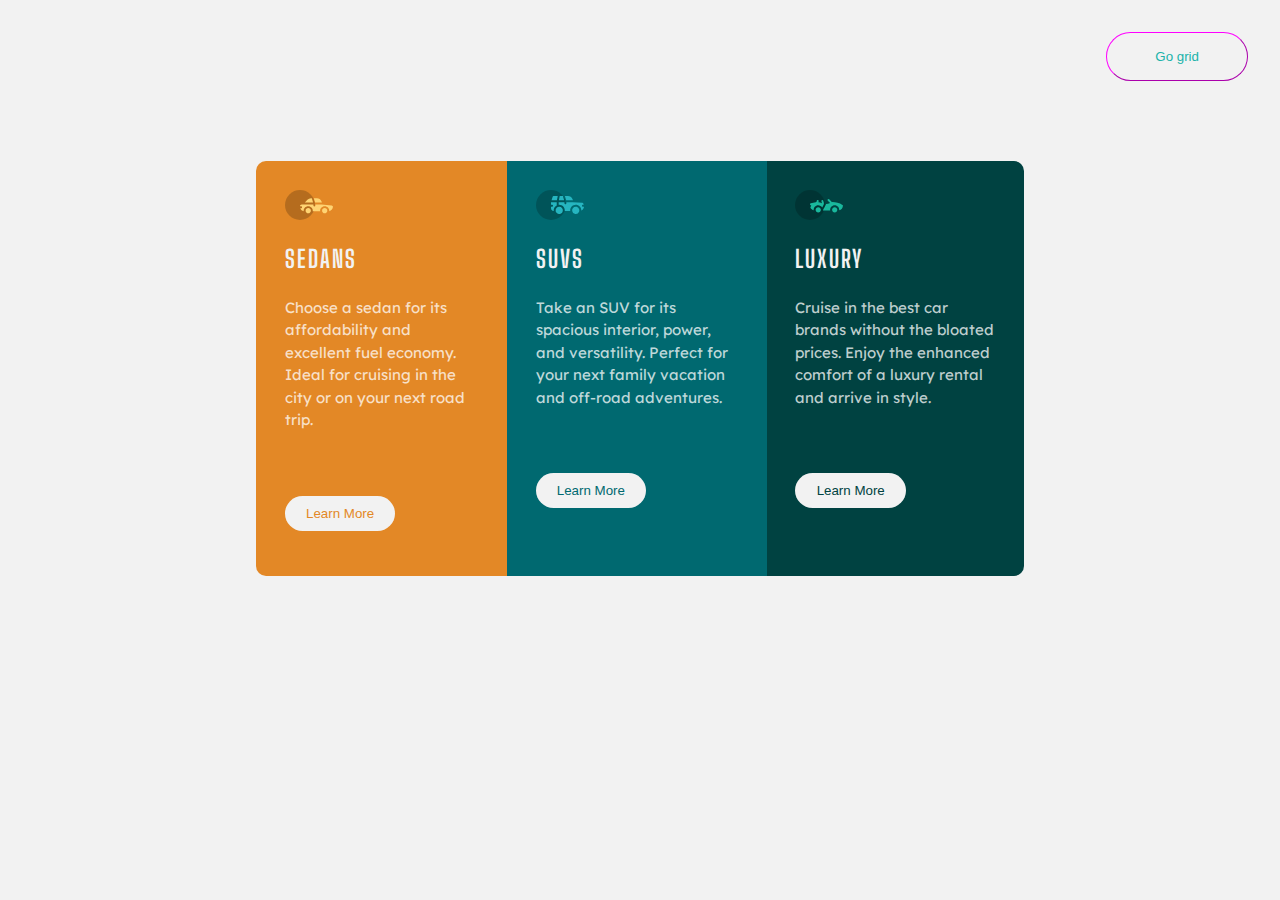
<file: index.html>
<!DOCTYPE html>
<html lang="en">
<head>
    <meta charset="UTF-8">
    <meta http-equiv="X-UA-Compatible" content="IE=edge">
    <meta name="viewport" content="width=device-width, initial-scale=1.0">
    <link rel="stylesheet" href="./css/flex.css">
    <link rel="shortcut icon" href="./images/favicon-32x32.png" type="image/x-icon">
    <title>A Flex</title>
</head>
<body>
    <header>
        <a href="./grid.html"><button type="button">Go grid</button></a>
    </header>
    <main>
        <section class="card orange">
            <div class="text">
                <img src="./images/icon-sedans.svg" alt="Sedans icon">
                <h3>sedans</h3>
                <p>Choose a sedan for its affordability and excellent fuel economy. Ideal for cruising in the city or on your next road trip.</p>
                <div class="btn">
                    <button type="button">Learn More</button>
                </div>
            </div>
            
        </section>
        <section class="card blue">
            <div class="text">
                <img src="./images/icon-suvs.svg" alt=" SUVs icon">
                <h3>suvs</h3>
                <p>Take an SUV for its spacious interior, power, and versatility. Perfect for your next family vacation and off-road adventures.</p>
                <div class="btn">
                    <button type="button">Learn More</button>
                </div>
            </div>
           
        </section>
        <section class="card darkblue">
            <div class="text">
                <img src="./images/icon-luxury.svg" alt="icon-luxury">
                <h3>luxury</h3>
                <p>Cruise in the best car brands without the bloated prices. Enjoy the enhanced comfort of a luxury rental and arrive in style.</p>
                <div class="btn">
                    <button type="button">Learn More</button>
                </div>
            </div>
           
        </section>
    </main>
</body>
</html>
</file>
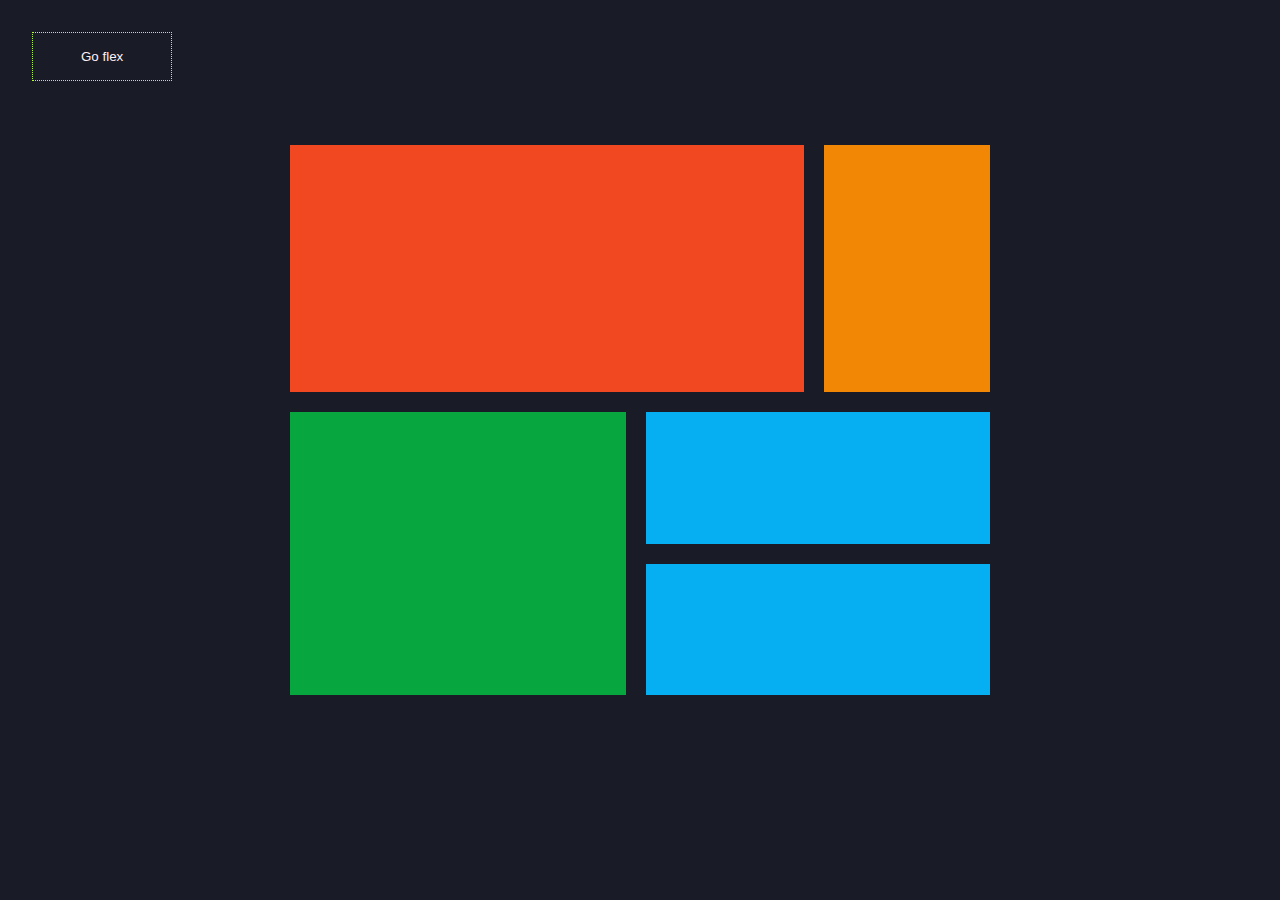
<file: grid.html>
<!DOCTYPE html>
<html lang="en">
<head>
    <meta charset="UTF-8">
    <meta http-equiv="X-UA-Compatible" content="IE=edge">
    <meta name="viewport" content="width=device-width, initial-scale=1.0">
    <link rel="stylesheet" href="./css/grid.css">
    <title>B Grid</title>
</head>
<body>
    <header>
        <a href="./index.html"><button type="button">Go flex</button></a>
    </header>
    <main class="container">
        <section class="one">1</section>
        <section class="two">2</section>
        <section class="three">3</section>
        <section class="four">4</section>
        <section class="five">5</section>
    </main>
</body>
</html>
</file>
<file: css/flex.css>
@import url('https://fonts.googleapis.com/css2?family=Big+Shoulders+Display:wght@700&family=Lexend+Deca&display=swap');
*{
    margin: 0;
    padding: 0;
    box-sizing: border-box;
}

:root{
    --Bright-orange: hsl(31, 77%, 52%);
    --Dark-cyan: hsl(184, 100%, 22%);
    --Very-dark-cyan: hsl(179, 100%, 13%);
    --Transparent-white: hsla(0, 0%, 100%, 0.75); /*paragraphs */
    --Very-light-gray: hsl(0, 0%, 95%); /*(background, headings, buttons) */
}

body{
    background-color: var(--Very-light-gray);
    font-size: 15px;
    font-family: 'Lexend Deca', sans-serif;
    font-weight: 400;
}

header{
    padding: 2rem;
    margin-left: auto;
    display: flex;
    justify-content: flex-end;
}

header button{
    color: lightseagreen;
    border: 1px outset fuchsia;
    padding: 1rem 3rem;
    background-color: transparent;
    border-radius: 30px;
}

button:hover{
    cursor: pointer;
    background-color:fuchsia;
    color: #191C26;
}

main{
    margin: 3rem auto;
    width: 60%;
    min-height: auto;
    display: flex;
    border-radius: 5px;
}

h3{
    font-family: 'Big Shoulders Display', cursive;
    font-weight: 700;
    text-transform: uppercase;
    color: var(--Very-light-gray);
    font-size: 1.5rem;
    letter-spacing: 2px;
}

p{
    color: var(--Transparent-white);
    line-height: 1.5;
}

.btn{
    padding: 4rem 0 1rem; 
}

/* .darkblue .btn{
    padding-top: 3rem;
} */

button{
    background-color: var(--Very-light-gray);
    padding: 0.5rem 1.2rem;
    border-radius: 20px;
    border-color: transparent;
    font-weight: 400;
    
}

button:hover{
    cursor: pointer;
    border: 2px solid var(--Very-light-gray);
    color: var(--Very-light-gray);
}

.orange button{
    color: var(--Bright-orange);
}

.orange button:hover{
    background-color:var(--Bright-orange);
    color: var(--Very-light-gray);
}

.blue button{
    color: var(--Dark-cyan);
}

.blue button:hover{
    background-color: var(--Dark-cyan);
    color: var(--Very-light-gray);
}

.darkblue button{
    color: var(--Very-dark-cyan);
}

.darkblue button:hover{
    background-color: var(--Very-dark-cyan);
    color: var(--Very-light-gray);
}

.card{
    /* display: flex;
    flex-direction: column; */
    padding: 1.8rem ;
    height: auto;
    /* align-content: space-between; */
}

.orange{
    background-color:var(--Bright-orange);
    border-radius: 10px 0 0 10px;
    border-color: transparent;
}

.blue{
    background-color: var(--Dark-cyan);
}

.darkblue{
    background-color: var(--Very-dark-cyan);
    border-radius: 0 10px 10px 0;
    border-color: transparent;
}

.text{
    align-content: space-between;
    display: flex;
    flex-direction: column;
    /* padding-bottom: 1.5rem; */
    /* height: 60%; */
}

.text img{
    width: 3rem;
}

.text img, h3{
    padding-bottom: 1.5rem;
}

@media (max-width: 1023px){
    main{
        width: 80%;
    }
}

@media(max-width:769px){
    main{
        width: 40%;
        flex-direction: column;
    }
    .orange{
        border-radius: 10px 10px 0 0;
    }
    .darkblue{
        border-radius: 0 0 10px 10px;
    }
}

@media (max-width: 480px){
    main{
        flex-direction: column;
        width: 80%;
        margin: 2rem auto;
    }
}
</file>
<file: css/grid.css>
*{
    margin: 0;
    padding: 0;
    box-sizing: border-box;
}

:root{
    --a: #F24822;
    --b: #F28705;
    --c: #08A63F;
    --d: #05AFF2;
}

body{
background-color: #191C26;
}

header{
    padding: 2rem;
}

button{
    color: lavenderblush;
    border: 1px dotted greenyellow;
    padding: 1rem 3rem;
    background-color: transparent;
}

button:hover{
    cursor: pointer;
    background-color: greenyellow;
    color: #191C26;
}

main{
    width: 80%;
    margin: 2rem auto;
}

.one{
    background-color: var(--a);
    grid-area: one;
}

.two{
    background-color: var(--b);
    grid-area: two;
}

.three{
    background-color: var(--c);
    grid-area: three;
}

.four{
    background-color: var(--d);
    grid-area: four;
}

.five{
    background-color: var(--d);
    grid-area: five;
}

.container{
    display: grid;
    grid-template-areas: 
    'one one one two'
    'one one one two'
    'three three four four'
    'three three five five'
    ;
    gap: 20px;
    text-align: center;
    color: transparent;
    height: 550px;
    width: 700px;
}
</file>
